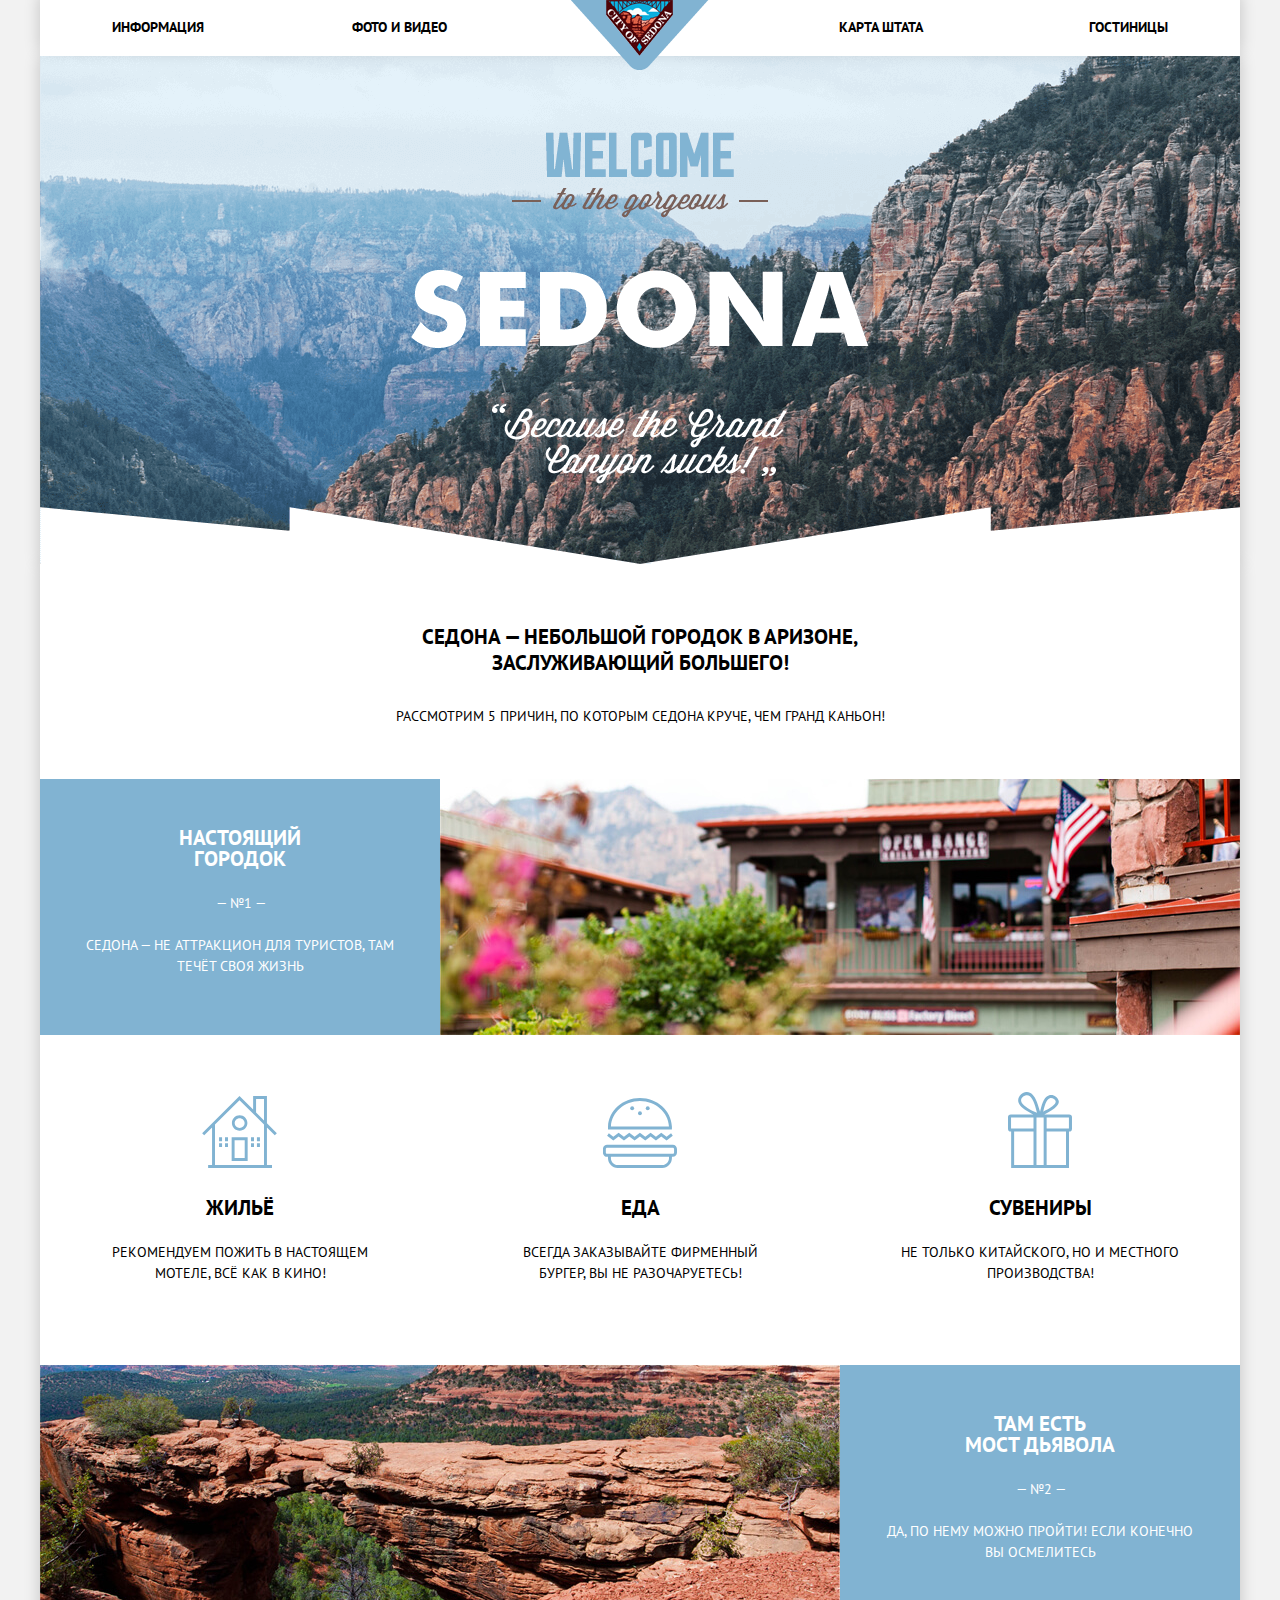
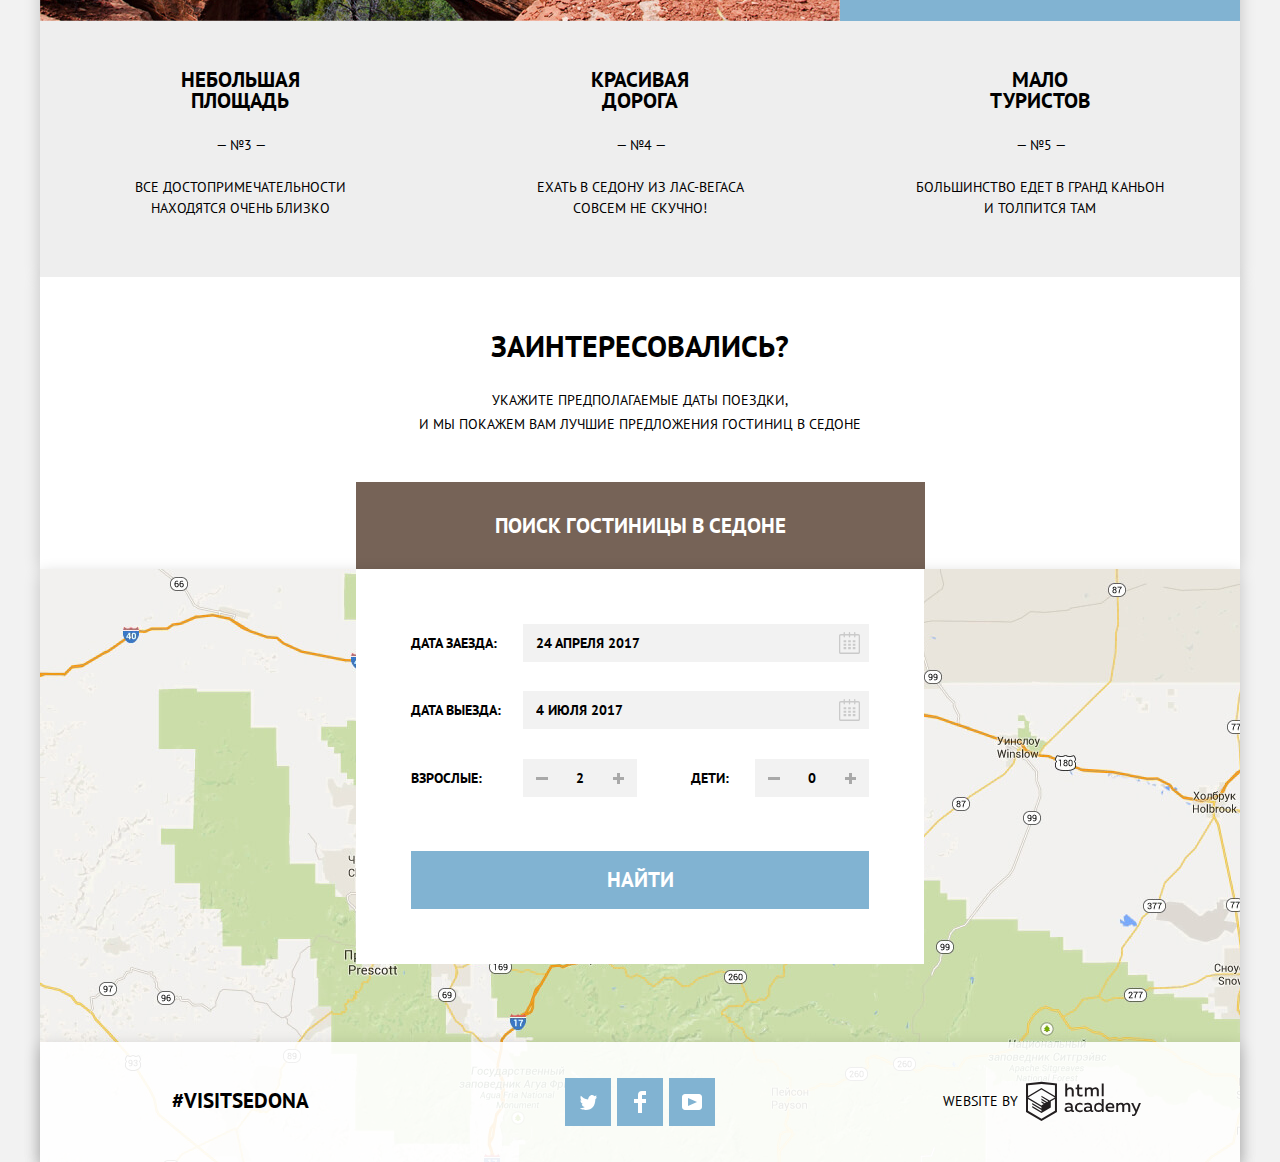
<file: index.html>
<!DOCTYPE html>
<html lang="ru">
  <head>
    <meta charset="utf-8">
    <title>Седона</title>
    <link href="https://fonts.googleapis.com/css?family=PT+Sans:400,700&amp;subset=cyrillic" rel="stylesheet">
    <link rel="stylesheet" href="css/normalize.css">
    <link rel="stylesheet" href="css/style.min.css">
  </head>
  <body>
    <header class="header">
      <div class="container">
        <nav class="nav">
          <a class="header-logo">
            <img src="img/logo.png" alt="Логотип" width="138" height="70">
          </a>
          <ul class="site-nav">
            <li class="nav-item"><a href="#">Информация</a></li>
            <li class="nav-item"><a href="#">Фото и видео</a></li>
            <li class="nav-item"><a href="#">Карта штата</a></li>
            <li class="nav-item"><a href="catalog.html">Гостиницы</a></li>
          </ul>
        </nav>
      </div>
    </header>
    <main>
      <div class="container">
        <h1 class="visually-hidden">Город Седона</h1>

        <section class="intro">
          <h2 class="visually-hidden">Интро</h2>
          <img src="img/intro.png" alt="Интро" width="1200" height="508">
        </section>

        <section class="features">
          <h2 class="visually-hidden">Преимущества</h2>
          <h3 class="features-title">Седона — небольшой городок в Аризоне, заслуживающий большего!</h3>
          <p class="features-subtitle">Рассмотрим 5 причин, по которым Седона круче, чем гранд каньон!</p>
          <ul class="features-list">
            <li class="features-item">
              <div class="features-wraper">
                <h3>Настоящий городок</h3>
                <p>Седона — не аттракцион для туристов, там течёт своя жизнь</p>
              </div>
              <img src="img/photo-1.jpg" alt="Седона - настоящий городок" width="800" height="256">
            </li>
            <li class="features-item">
              <img src="img/photo-2.jpg" alt="Мост дьявола" width="800" height="256">
              <div class="features-wraper">
                <h3>Там есть<br> Мост дьявола</h3>
                <p>Да, по нему можно пройти! Если конечно вы осмелитесь</p>
              </div>
            </li>
            <li class="features-item">
              <h3>Небольшая площадь</h3>
              <p>Все достопримечательности находятся очень близко</p>
            </li>
            <li class="features-item">
              <h3>Красивая дорога</h3>
              <p>Ехать в Седону из Лас-Вегаса совсем не скучно!</p>
            </li>
            <li class="features-item">
              <h3>Мало туристов</h3>
              <p>Большинство едет в гранд каньон и толпится там</p>
            </li>
            <li  class="features-item">
              <ul class="features-others">
                <li class="others-item">
                  <h3>Жильё</h3>
                  <p>Рекомендуем пожить в настоящем мотеле, всё как в кино!</p>
                </li>
                <li class="others-item">
                  <h3>Еда</h3>
                  <p>Всегда заказывайте фирменный бургер, вы не разочаруетесь!</p>
                </li>
                <li class="others-item">
                  <h3>Сувениры</h3>
                  <p>Не только китайского, но и местного производства!</p>
                </li>
              </ul>
            </li>
          </ul>
        </section>

        <section class="search">
          <h2 class="visually-hidden">Поиск гостиницы</h2>
          <p class="search-title">Заинтересовались?</p>
          <p class="search-subtitle">
            Укажите предполагаемые даты поездки, <br>и мы покажем вам лучшие предложения гостиниц в Седоне
          </p>
          <button class="form-btn" type="button">Поиск гостиницы в Седоне</button>
          <div class="form-wraper">
            <form class="search-form" action="https://echo.htmlacademy.ru" method="post">
              <div class="search-item">
                <label for="date-arrival">Дата заезда:</label>
                <div class="date-wraper">
                  <input id="date-arrival" type="text" name="date-arrival" placeholder="24 апреля 2017">
                  <button class="calendar-btn" type="button">
                    <span class="visually-hidden">Календарь</span>
                    <svg xmlns="http://www.w3.org/2000/svg" width="21" height="22" viewBox="0 0 21 22">
                      <path fill="#CACACA" d="M19.251 2.025h-2.845V.648c0-.381-.294-.689-.656-.689-.363 0-.656.308-.656.689v1.377h-3.938V.648c0-.381-.294-.689-.655-.689-.363 0-.657.308-.657.689v1.377H5.906V.648c0-.381-.294-.689-.656-.689-.363 0-.657.308-.657.689v1.377H1.75C.784 2.025 0 2.847 0 3.862v16.302C0 21.179.784 22 1.75 22h17.501c.966 0 1.749-.821 1.749-1.836V3.862c0-1.015-.783-1.837-1.749-1.837zm.437 18.139a.448.448 0 0 1-.437.459H1.75a.45.45 0 0 1-.438-.459V3.862a.45.45 0 0 1 .438-.459h2.844v1.378c0 .381.294.689.657.689.362 0 .656-.308.656-.689V3.403h3.938v1.378c0 .381.294.689.657.689.361 0 .655-.308.655-.689V3.403h3.938v1.378c0 .381.293.689.656.689.362 0 .656-.308.656-.689V3.403h2.845c.241 0 .437.206.437.459v16.302z"/><path d="M4.594 8.225h2.625v2.066H4.594zM4.594 11.668h2.625v2.067H4.594zM4.594 15.112h2.625v2.066H4.594zM9.188 15.112h2.625v2.066H9.188zM9.188 11.668h2.625v2.067H9.188zM9.188 8.225h2.625v2.066H9.188zM13.781 15.112h2.625v2.066h-2.625zM13.781 11.668h2.625v2.067h-2.625zM13.781 8.225h2.625v2.066h-2.625z" fill="#CACACA"/>
                    </svg>
                  </button>
                </div>
              </div>
              <div class="search-item">
                <label for="date-departure">Дата выезда:</label>
                <div class="date-wraper">
                  <input id="date-departure" type="text" name="date-departure" placeholder="4 июля 2017">
                  <button class="calendar-btn" type="button">
                    <span class="visually-hidden">Календарь</span>
                    <svg xmlns="http://www.w3.org/2000/svg" width="21" height="22" viewBox="0 0 21 22">
                      <path fill="#CACACA" d="M19.251 2.025h-2.845V.648c0-.381-.294-.689-.656-.689-.363 0-.656.308-.656.689v1.377h-3.938V.648c0-.381-.294-.689-.655-.689-.363 0-.657.308-.657.689v1.377H5.906V.648c0-.381-.294-.689-.656-.689-.363 0-.657.308-.657.689v1.377H1.75C.784 2.025 0 2.847 0 3.862v16.302C0 21.179.784 22 1.75 22h17.501c.966 0 1.749-.821 1.749-1.836V3.862c0-1.015-.783-1.837-1.749-1.837zm.437 18.139a.448.448 0 0 1-.437.459H1.75a.45.45 0 0 1-.438-.459V3.862a.45.45 0 0 1 .438-.459h2.844v1.378c0 .381.294.689.657.689.362 0 .656-.308.656-.689V3.403h3.938v1.378c0 .381.294.689.657.689.361 0 .655-.308.655-.689V3.403h3.938v1.378c0 .381.293.689.656.689.362 0 .656-.308.656-.689V3.403h2.845c.241 0 .437.206.437.459v16.302z"/><path d="M4.594 8.225h2.625v2.066H4.594zM4.594 11.668h2.625v2.067H4.594zM4.594 15.112h2.625v2.066H4.594zM9.188 15.112h2.625v2.066H9.188zM9.188 11.668h2.625v2.067H9.188zM9.188 8.225h2.625v2.066H9.188zM13.781 15.112h2.625v2.066h-2.625zM13.781 11.668h2.625v2.067h-2.625zM13.781 8.225h2.625v2.066h-2.625z" fill="#CACACA"/>
                    </svg>
                  </button>
                </div>
              </div>
              <div class="search-item-wraper">
                <div class="search-item">
                  <label for="quantity-adults">Взрослые:</label>
                  <div class="quantity-wraper">
                    <button class="quantity-btn minus" type="button"><span class="visually-hidden">Минус</span></button>
                    <input id="quantity-adults" type="text" name="quantity-adults" value="2" disabled>
                    <button class="quantity-btn plus" type="button"><span class="visually-hidden">Плюс</span><span class="plus-part"></span></button>
                  </div>
                </div>
                <div class="search-item">
                  <label for="quantity-children">Дети:</label>
                  <div class="quantity-wraper">
                    <button class="quantity-btn minus" type="button"><span class="visually-hidden">Минус</span></button>
                    <input id="quantity-children" type="text" name="quantity-children" value="0" disabled>
                    <button class="quantity-btn plus" type="button"><span class="visually-hidden">Плюс</span><span class="plus-part"></span></button>
                  </div>
                </div>
              </div>
              <button class="search-btn" type="submit">Найти</button>
            </form>
          </div>
        </section>
      </div>
    </main>
    <footer class="footer">
      <div class="container">
        <div class="map">
          <h2 class="visually-hidden">Как до нас добраться</h2>
          <iframe src="https://www.google.com/maps/embed?pb=!1m14!1m8!1m3!1d704764.9865723428!2d-111.65111505474628!3d34.859413560548326!3m2!1i1024!2i768!4f13.1!3m3!1m2!1s0x872da132f942b00d%3A0x5548c523fa6c8efd!2z0KHQtdC00L7QvdCwLCDQkNGA0LjQt9C-0L3QsCA4NjMzNiwg0KHQqNCQ!5e0!3m2!1sru!2sua!4v1530005654934" width="1200" height="593" style="border:0" allowfullscreen></iframe>
          <img src="img/map.jpg" alt="город Седона на карте" width="1200" height="593">
        </div>

        <div class="footer-main footer-wraper">
          <p class="footer-info">#visitsedona</p>
          <div class="footer-social-wraper">
            <ul class="footer-social">
              <li><a class="social-btn twitter" href="#"><span class="visually-hidden">Твиттер</span>
                <svg xmlns="http://www.w3.org/2000/svg" xmlns:xlink="http://www.w3.org/1999/xlink" width="17" height="15" viewBox="0 0 17 15">
                  <path fill="#FFF" d="M10.95.144c1.685-.496 2.984.27 3.577 1.179.673-.231 1.331-.481 2.011-.708a2.345 2.345 0 0 1-.857 1.768c.685.17 1.304-.491 1.304-.491-.169 1-1.006 1.788-1.563 2.024-.231 6.75-3.175 11.217-10.077 11.082h-.446c-.41 0-4.164-.46-4.898-1.887 2.271.196 3.893-.422 4.693-1.177-.96-.3-2.679-.477-2.979-2.95.349.106.564.228 1.19.119C1.705 8.247.374 7.53.448 5.33c.285.328 1.067.536 1.34.472C1.085 5.561-.182 2.442.894.85c1.818 1.854 3.735 3.606 7.152 3.773C8.254 2.33 9.183.793 10.95.144z"/>
                </svg>
              </a></li>
              <li><a class="social-btn facebook" href="#"><span class="visually-hidden">Фейсбук</span>
                <svg xmlns="http://www.w3.org/2000/svg" width="12" height="22" viewBox="0 0 12 22">
                  <path fill="#FFF" d="M12 4V0H8a4 4 0 0 0-4 4v4H0v4h4v10h4V12h4V8H8V4h4z"/>
                </svg>
              </a></li>
              <li><a class="social-btn youtube" href="#"><span class="visually-hidden">Ютуб</span>
                <svg xmlns="http://www.w3.org/2000/svg" xmlns:xlink="http://www.w3.org/1999/xlink" width="20" height="16" viewBox="0 0 20 16">
                  <path fill="#FFF" d="M17 0H3C1.35 0 0 1.35 0 3v10c0 1.65 1.35 3 3 3h14c1.65 0 3-1.35 3-3V3c0-1.65-1.35-3-3-3zM6.027 11.998V4.002L15.014 8l-8.987 3.998z"/>
                </svg>
              </a></li>
            </ul>
          </div>
          <div class="footer-copyright-wraper">
            <div class="footer-copyright">
              <p>Website by</p>
              <a href="https://htmlacademy.ru/intensive/htmlcss"><span class="visually-hidden">HTML Academy</span>
                <svg id="Layer_1" data-name="Layer 1" xmlns="http://www.w3.org/2000/svg" width="115" height="41" viewBox="0 0 108.08 36.85"><title>logo-htmlacademy-small1</title>
                  <path d="M44.61,26.88a2,2,0,0,0,.55-0.1v1.33a3.25,3.25,0,0,1-1.18.21,1.67,1.67,0,0,1-1.67-1,4.84,4.84,0,0,1-3.14,1.08c-1.51,0-2.91-.83-2.91-2.55,0-2.13,2-2.79,3.71-2.79a11.08,11.08,0,0,1,2.17.25v-0.3c0-1-.76-1.77-2.19-1.77a7.42,7.42,0,0,0-3,.64v-1.7a10.21,10.21,0,0,1,3.19-.55c2.36,0,3.81,1.12,3.81,3.65v3a0.54,0.54,0,0,0,.49.59h0.17Zm-6.44-1.13A1.35,1.35,0,0,0,39.63,27h0.11a3.39,3.39,0,0,0,2.41-1V24.58a9.72,9.72,0,0,0-1.81-.21c-1,0-2.16.33-2.16,1.38h0Zm12.36-6.11a5,5,0,0,1,2.57.64V22a4.08,4.08,0,0,0-2.3-.7,2.75,2.75,0,1,0,0,5.49,5,5,0,0,0,2.43-.64v1.71a6.27,6.27,0,0,1-2.76.57A4.21,4.21,0,0,1,46,24.51q0-.21,0-0.41a4.32,4.32,0,0,1,4.18-4.46h0.38Zm12.17,7.24a2,2,0,0,0,.55-0.1v1.33a3.25,3.25,0,0,1-1.18.21,1.67,1.67,0,0,1-1.67-1,4.84,4.84,0,0,1-3.14,1.08c-1.51,0-2.91-.83-2.91-2.55,0-2.13,2-2.79,3.71-2.79a11.08,11.08,0,0,1,2.17.25v-0.3c0-1-.76-1.77-2.19-1.77a7.42,7.42,0,0,0-3,.64v-1.7a10.21,10.21,0,0,1,3.19-.55c2.36,0,3.81,1.12,3.81,3.65v3a0.54,0.54,0,0,0,.49.59h0.17Zm-6.44-1.13A1.35,1.35,0,0,0,57.73,27h0.11a3.39,3.39,0,0,0,2.41-1V24.58a9.72,9.72,0,0,0-1.81-.21c-1.06,0-2.16.33-2.16,1.38h0ZM73,16V28.2H71.35V26.88a3.88,3.88,0,0,1-3.19,1.54,4.4,4.4,0,0,1,0-8.78,3.81,3.81,0,0,1,3,1.3V16H73Zm-4.53,5.22a2.76,2.76,0,1,0,0,5.52A2.86,2.86,0,0,0,71.15,25V23A2.91,2.91,0,0,0,68.49,21.27ZM79,19.64c3.31,0,4.46,2.68,3.92,5.09H76.7c0.21,1.5,1.67,2.11,3.19,2.11a6.11,6.11,0,0,0,2.64-.59v1.6a7.14,7.14,0,0,1-3,.57C77,28.42,74.78,27,74.78,24a4.18,4.18,0,0,1,4-4.39H79Zm0.09,1.54a2.28,2.28,0,0,0-2.44,2.1v0.06H81.3A2,2,0,0,0,79.13,21.18Zm5.73,7V19.87h1.65v1a3.81,3.81,0,0,1,2.78-1.27A2.86,2.86,0,0,1,91.89,21a4.12,4.12,0,0,1,2.91-1.33A3.06,3.06,0,0,1,98,23V28.2h-1.9V23.05a1.59,1.59,0,0,0-1.42-1.75H94.42a2.8,2.8,0,0,0-2.07,1.12V28.2h-1.9V23.05A1.59,1.59,0,0,0,89,21.31H88.8a3,3,0,0,0-2.21,1.29v5.63H84.86Zm21.31-8.33h1.9l-3.91,9.46c-0.9,2.17-2.09,2.86-3.35,2.86a4.76,4.76,0,0,1-1.1-.14V30.46a2.86,2.86,0,0,0,.85.12c0.9,0,1.58-.64,2.07-1.9l0.17-.42-4-8.4h2l2.86,6.29ZM38.73,1.46V6.22a3.81,3.81,0,0,1,2.7-1.14,3.25,3.25,0,0,1,3.44,3.4v5.15H43V8.72a1.81,1.81,0,0,0-1.61-2h-0.3a2.93,2.93,0,0,0-2.32,1.39v5.52h-1.9V1.46h1.9ZM49.94,2.31v3h3V6.91h-3v3.81c0,1.1.5,1.46,1.58,1.46a4.49,4.49,0,0,0,1.69-.33v1.6A6.8,6.8,0,0,1,51,13.8a2.55,2.55,0,0,1-2.86-2.74V6.89H46.58V5.26h1.5V2.74Zm5.4,11.31V5.28H57v1A3.81,3.81,0,0,1,59.77,5a2.86,2.86,0,0,1,2.6,1.33A4.12,4.12,0,0,1,65.28,5,3.06,3.06,0,0,1,68.44,8.4v5.21h-1.9V8.46a1.59,1.59,0,0,0-1.42-1.75H64.89a2.8,2.8,0,0,0-2.07,1.12v5.78h-1.9V8.46A1.59,1.59,0,0,0,59.5,6.71H59.27A3,3,0,0,0,57.06,8v5.63H55.34ZM71.17,1.45H73V13.6H71.17V1.45ZM14.71,0H14.55L0,1.54V28.21l14.55,8.66,14.55-8.66V1.54Zm12.5,27.1L14.55,34.64,1.9,27.12V16.18l12.59,7.5V25L5.86,19.9v1.31l8.68,5.21v1.39L5.87,22.65V24l8.68,5.21,8.75-5.24V18.31L27.2,16V27.12Zm0-12.53-3.48,2-1.6,1L14.51,13v1.31L21,18.23H21l-0.14.09-1,.54-5.37-3.2V17l4.24,2.52-1,.67-3.2-1.9v1.31l2.1,1.24L14.5,22.1,2,14.65,14.51,7.11Zm0-1.32L14.49,5.76,1.91,13.25v-10L14.56,1.92,27.21,3.25v10h0Z" transform="translate(0 -0.02)" fill="#231f20"/>
                </svg>
              </a>
            </div>
          </div>
        </div>
      </div>
    </footer>
    <script src="js/script.min.js"></script>
  </body>
</html>
</file>
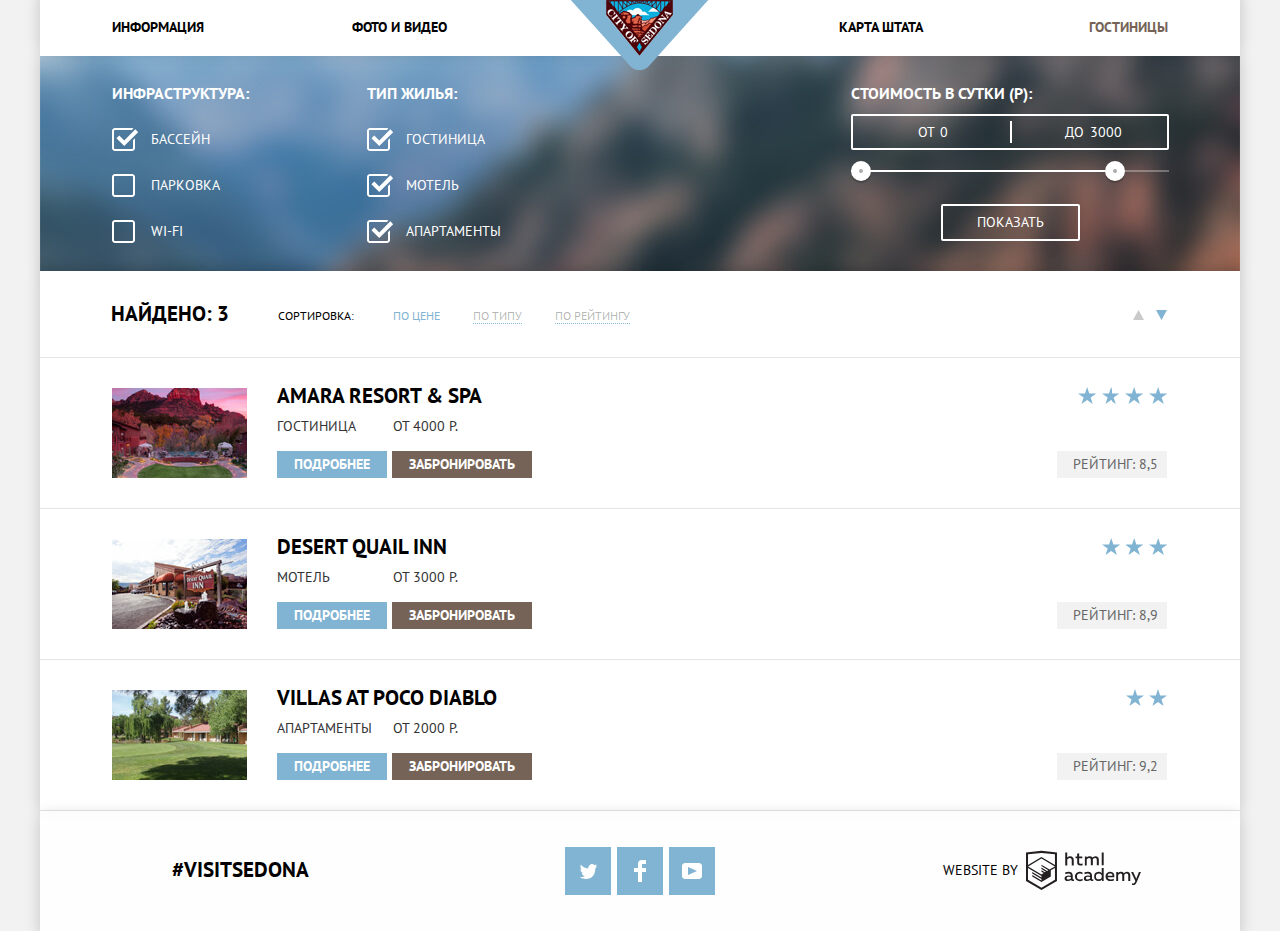
<file: catalog.html>
<!DOCTYPE html>
<html lang="ru">
  <head>
    <meta charset="utf-8">
    <title>Гостиницы - Седона</title>
    <link href="https://fonts.googleapis.com/css?family=PT+Sans:400,700&amp;subset=cyrillic" rel="stylesheet">
    <link rel="stylesheet" href="css/normalize.css">
    <link rel="stylesheet" href="css/style.min.css">
  </head>
  <body>
    <header class="header">
      <div class="container">
        <nav class="nav">
          <a class="header-logo" href="index.html">
            <img src="img/logo.png" alt="Логотип" width="138" height="70">
          </a>
          <ul class="site-nav">
            <li class="nav-item"><a href="#">Информация</a></li>
            <li class="nav-item"><a href="#">Фото и видео</a></li>
            <li class="nav-item"><a href="#">Карта штата</a></li>
            <li class="nav-item nav-item-current"><a href="#">Гостиницы</a></li>
          </ul>
        </nav>
      </div>
    </header>
    <main>
      <div class="container">
        <h1 class="visually-hidden">Каталог гостиниц</h1>

        <section class="filters">
          <h2 class="visually-hidden">Фильтр жилья</h2>
          <form class="filters-list" action="https://echo.htmlacademy.ru" method="post">
            <div class="filter-list-wraper">
              <fieldset>
                <legend>Инфраструктура:</legend>
                <ul class="filter-items">
                  <li class="filter-item">
                    <label class="filter-checkbox">
                      <input type="checkbox" name="infrastructure" checked>
                      <span class="checkbox-indicator"></span>
                      Бассейн
                    </label>
                  </li>
                  <li class="filter-item">
                    <label class="filter-checkbox">
                      <input type="checkbox" name="infrastructure">
                      <span class="checkbox-indicator"></span>
                      Парковка
                    </label>
                  </li>
                  <li class="filter-item">
                    <label class="filter-checkbox">
                      <input type="checkbox" name="infrastructure">
                      <span class="checkbox-indicator"></span>
                      Wi-Fi
                    </label>
                  </li>
                </ul>
              </fieldset>
              <fieldset>
                <legend>Тип жилья:</legend>
                <ul class="filter-items">
                  <li class="filter-item">
                    <label class="filter-checkbox">
                      <input type="checkbox" name="hotel" checked>
                      <span class="checkbox-indicator"></span>
                      Гостиница
                    </label>
                  </li>
                  <li class="filter-item">
                    <label class="filter-checkbox">
                      <input type="checkbox" name="hotel" checked>
                      <span class="checkbox-indicator"></span>
                      Мотель
                    </label>
                  </li>
                  <li class="filter-item">
                    <label class="filter-checkbox">
                      <input type="checkbox" name="hotel" checked>
                      <span class="checkbox-indicator"></span>
                      Апартаменты
                    </label>
                  </li>
                </ul>
              </fieldset>
            </div>
            <fieldset class="filter-range">
              <legend>Стоимость в сутки (р):</legend>
              <div class="price-controls">
                <label class="min-price" for="min-price">от <input id="min-price" type="text" name="min-price" value="0"></label>
                <label class="max-price" for="max-price">до <input id="max-price" type="text" name="max-price" value="3000"></label>
              </div>
              <div class="range-controls">
                <div class="scale">
                  <div class="bar"></div>
                </div>
                <div class="range-toggle range-toggle-min"></div>
                <div class="range-toggle range-toggle-max"></div>
              </div>
              <button class="filters-btn" type="submit">Показать</button>
            </fieldset>
          </form>
        </section>

        <section class="catalog">
          <h2 class="visually-hidden">Список жилья</h2>
          <div class="catalog-sorting">
            <h3>Найдено: 3</h3>
            <div class="sorting-options">
              <p>Сортировка:</p>
              <div class="sorting-list-wraper">
                <ul class="sorting-list">
                  <li><a class="sorting-btn sorting-btn-active"
                     href="#">По цене</a></li>
                  <li><a class="sorting-btn" href="#">По типу</a></li>
                  <li><a class="sorting-btn" href="#">По рейтингу</a></li>
                </ul>
                <ul class="sorting-list">
                  <li>
                    <a class="sorting-btn" href="#">
                      <span class="visually-hidden">По возростанию</span>
                      <svg xmlns="http://www.w3.org/2000/svg" width="11" height="10" viewBox="0 0 11 10"><path fill="#CACACA" d="M5.5 0L0 10h11z"/></svg>
                    </a>
                  </li>
                  <li>
                    <a class="sorting-btn sorting-btn-active" href="#">
                      <span class="visually-hidden">По убыванию</span>
                      <svg xmlns="http://www.w3.org/2000/svg" width="11" height="10" viewBox="0 0 11 10"><path fill="#CACACA" d="M5.5 10L0 0h11"/></svg>
                    </a>
                  </li>
                </ul>
              </div>
            </div>
          </div>
          <ul class="catalog-list">
            <li class="catalog-item">
              <a class="item-pic" href="#">
                <img src="img/hotel-1.jpg" alt="Amara Resort &#38; Spa" width="135" height="90">
              </a>
              <div class="catalog-item-wraper">
                <div class="item-wraper">
                  <a class="item-title" href="#">
                    <h3>Amara Resort &#38; Spa</h3>
                  </a>
                  <p class="item-stars four-stars"><span class="visually-hidden">4 звезды</span></p>
                </div>
                <div class="item-info">
                  <p>Гостиница</p>
                  <p>От 4000 Р.</p>
                </div>
                <div class="item-wraper">
                  <div class="catalog-btns">
                    <a class="catalog-btn" href="#">Подробнее</a>
                    <a class="catalog-btn" href="#">Забронировать</a>
                  </div>
                  <p class="item-rating">Рейтинг: 8,5</p>
                </div>
              </div>
            </li>
            <li class="catalog-item">
              <a class="item-pic" href="#">
                <img src="img/hotel-2.jpg" alt="Desert Quail Inn" width="135" height="90">
              </a>
              <div class="catalog-item-wraper">
                <div class="item-wraper">
                  <a class="item-title" href="#">
                    <h3>Desert Quail Inn</h3>
                  </a>
                  <p class="item-stars three-stars"><span class="visually-hidden">3 звезды</span></p>
                </div>
                <div class="item-info">
                  <p>Мотель</p>
                  <p>От 3000 Р.</p>
                </div>
                <div class="item-wraper">
                  <div class="catalog-btns">
                    <a class="catalog-btn" href="#">Подробнее</a>
                    <a class="catalog-btn" href="#">Забронировать</a>
                  </div>
                  <p class="item-rating">Рейтинг: 8,9</p>
                </div>
              </div>
            </li>
            <li class="catalog-item">
              <a class="item-pic" href="#">
                <img src="img/hotel-3.jpg" alt="Villas at Poco Diablo" width="135" height="90">
              </a>
              <div class="catalog-item-wraper">
                <div class="item-wraper">
                  <a class="item-title" href="#">
                    <h3>Villas at Poco Diablo</h3>
                  </a>
                  <p class="item-stars two-stars"><span class="visually-hidden">2 звезды</span></p>
                </div>
                <div class="item-info">
                  <p>Апартаменты</p>
                  <p>От 2000 Р.</p>
                </div>
                <div class="item-wraper">
                  <div class="catalog-btns">
                    <a class="catalog-btn" href="#">Подробнее</a>
                    <a class="catalog-btn" href="#">Забронировать</a>
                  </div>
                  <p class="item-rating">Рейтинг: 9,2</p>
                </div>
              </div>
            </li>
          </ul>
        </section>
      </div>
    </main>
    <footer class="footer">
      <div class="container">
        <div class="footer-wraper">
          <p class="footer-info">#visitsedona</p>
          <div class="footer-social-wraper">
            <ul class="footer-social">
              <li><a class="social-btn twitter" href="#"><span class="visually-hidden">Твиттер</span>
                <svg xmlns="http://www.w3.org/2000/svg" xmlns:xlink="http://www.w3.org/1999/xlink" width="17" height="15" viewBox="0 0 17 15">
                  <path fill="#FFF" d="M10.95.144c1.685-.496 2.984.27 3.577 1.179.673-.231 1.331-.481 2.011-.708a2.345 2.345 0 0 1-.857 1.768c.685.17 1.304-.491 1.304-.491-.169 1-1.006 1.788-1.563 2.024-.231 6.75-3.175 11.217-10.077 11.082h-.446c-.41 0-4.164-.46-4.898-1.887 2.271.196 3.893-.422 4.693-1.177-.96-.3-2.679-.477-2.979-2.95.349.106.564.228 1.19.119C1.705 8.247.374 7.53.448 5.33c.285.328 1.067.536 1.34.472C1.085 5.561-.182 2.442.894.85c1.818 1.854 3.735 3.606 7.152 3.773C8.254 2.33 9.183.793 10.95.144z"/>
                </svg>
              </a></li>
              <li><a class="social-btn facebook" href="#"><span class="visually-hidden">Фейсбук</span>
                <svg xmlns="http://www.w3.org/2000/svg" width="12" height="22" viewBox="0 0 12 22">
                  <path fill="#FFF" d="M12 4V0H8a4 4 0 0 0-4 4v4H0v4h4v10h4V12h4V8H8V4h4z"/>
                </svg>
              </a></li>
              <li><a class="social-btn youtube" href="#"><span class="visually-hidden">Ютуб</span>
                <svg xmlns="http://www.w3.org/2000/svg" xmlns:xlink="http://www.w3.org/1999/xlink" width="20" height="16" viewBox="0 0 20 16">
                  <path fill="#FFF" d="M17 0H3C1.35 0 0 1.35 0 3v10c0 1.65 1.35 3 3 3h14c1.65 0 3-1.35 3-3V3c0-1.65-1.35-3-3-3zM6.027 11.998V4.002L15.014 8l-8.987 3.998z"/>
                </svg>
              </a></li>
            </ul>
          </div>
          <div class="footer-copyright-wraper">
            <div class="footer-copyright">
              <p>Website by</p>
              <a href="https://htmlacademy.ru/intensive/htmlcss"><span class="visually-hidden">HTML Academy</span>
                <svg id="Layer_1" data-name="Layer 1" xmlns="http://www.w3.org/2000/svg" width="115" height="41" viewBox="0 0 108.08 36.85"><title>logo-htmlacademy-small1</title>
                  <path d="M44.61,26.88a2,2,0,0,0,.55-0.1v1.33a3.25,3.25,0,0,1-1.18.21,1.67,1.67,0,0,1-1.67-1,4.84,4.84,0,0,1-3.14,1.08c-1.51,0-2.91-.83-2.91-2.55,0-2.13,2-2.79,3.71-2.79a11.08,11.08,0,0,1,2.17.25v-0.3c0-1-.76-1.77-2.19-1.77a7.42,7.42,0,0,0-3,.64v-1.7a10.21,10.21,0,0,1,3.19-.55c2.36,0,3.81,1.12,3.81,3.65v3a0.54,0.54,0,0,0,.49.59h0.17Zm-6.44-1.13A1.35,1.35,0,0,0,39.63,27h0.11a3.39,3.39,0,0,0,2.41-1V24.58a9.72,9.72,0,0,0-1.81-.21c-1,0-2.16.33-2.16,1.38h0Zm12.36-6.11a5,5,0,0,1,2.57.64V22a4.08,4.08,0,0,0-2.3-.7,2.75,2.75,0,1,0,0,5.49,5,5,0,0,0,2.43-.64v1.71a6.27,6.27,0,0,1-2.76.57A4.21,4.21,0,0,1,46,24.51q0-.21,0-0.41a4.32,4.32,0,0,1,4.18-4.46h0.38Zm12.17,7.24a2,2,0,0,0,.55-0.1v1.33a3.25,3.25,0,0,1-1.18.21,1.67,1.67,0,0,1-1.67-1,4.84,4.84,0,0,1-3.14,1.08c-1.51,0-2.91-.83-2.91-2.55,0-2.13,2-2.79,3.71-2.79a11.08,11.08,0,0,1,2.17.25v-0.3c0-1-.76-1.77-2.19-1.77a7.42,7.42,0,0,0-3,.64v-1.7a10.21,10.21,0,0,1,3.19-.55c2.36,0,3.81,1.12,3.81,3.65v3a0.54,0.54,0,0,0,.49.59h0.17Zm-6.44-1.13A1.35,1.35,0,0,0,57.73,27h0.11a3.39,3.39,0,0,0,2.41-1V24.58a9.72,9.72,0,0,0-1.81-.21c-1.06,0-2.16.33-2.16,1.38h0ZM73,16V28.2H71.35V26.88a3.88,3.88,0,0,1-3.19,1.54,4.4,4.4,0,0,1,0-8.78,3.81,3.81,0,0,1,3,1.3V16H73Zm-4.53,5.22a2.76,2.76,0,1,0,0,5.52A2.86,2.86,0,0,0,71.15,25V23A2.91,2.91,0,0,0,68.49,21.27ZM79,19.64c3.31,0,4.46,2.68,3.92,5.09H76.7c0.21,1.5,1.67,2.11,3.19,2.11a6.11,6.11,0,0,0,2.64-.59v1.6a7.14,7.14,0,0,1-3,.57C77,28.42,74.78,27,74.78,24a4.18,4.18,0,0,1,4-4.39H79Zm0.09,1.54a2.28,2.28,0,0,0-2.44,2.1v0.06H81.3A2,2,0,0,0,79.13,21.18Zm5.73,7V19.87h1.65v1a3.81,3.81,0,0,1,2.78-1.27A2.86,2.86,0,0,1,91.89,21a4.12,4.12,0,0,1,2.91-1.33A3.06,3.06,0,0,1,98,23V28.2h-1.9V23.05a1.59,1.59,0,0,0-1.42-1.75H94.42a2.8,2.8,0,0,0-2.07,1.12V28.2h-1.9V23.05A1.59,1.59,0,0,0,89,21.31H88.8a3,3,0,0,0-2.21,1.29v5.63H84.86Zm21.31-8.33h1.9l-3.91,9.46c-0.9,2.17-2.09,2.86-3.35,2.86a4.76,4.76,0,0,1-1.1-.14V30.46a2.86,2.86,0,0,0,.85.12c0.9,0,1.58-.64,2.07-1.9l0.17-.42-4-8.4h2l2.86,6.29ZM38.73,1.46V6.22a3.81,3.81,0,0,1,2.7-1.14,3.25,3.25,0,0,1,3.44,3.4v5.15H43V8.72a1.81,1.81,0,0,0-1.61-2h-0.3a2.93,2.93,0,0,0-2.32,1.39v5.52h-1.9V1.46h1.9ZM49.94,2.31v3h3V6.91h-3v3.81c0,1.1.5,1.46,1.58,1.46a4.49,4.49,0,0,0,1.69-.33v1.6A6.8,6.8,0,0,1,51,13.8a2.55,2.55,0,0,1-2.86-2.74V6.89H46.58V5.26h1.5V2.74Zm5.4,11.31V5.28H57v1A3.81,3.81,0,0,1,59.77,5a2.86,2.86,0,0,1,2.6,1.33A4.12,4.12,0,0,1,65.28,5,3.06,3.06,0,0,1,68.44,8.4v5.21h-1.9V8.46a1.59,1.59,0,0,0-1.42-1.75H64.89a2.8,2.8,0,0,0-2.07,1.12v5.78h-1.9V8.46A1.59,1.59,0,0,0,59.5,6.71H59.27A3,3,0,0,0,57.06,8v5.63H55.34ZM71.17,1.45H73V13.6H71.17V1.45ZM14.71,0H14.55L0,1.54V28.21l14.55,8.66,14.55-8.66V1.54Zm12.5,27.1L14.55,34.64,1.9,27.12V16.18l12.59,7.5V25L5.86,19.9v1.31l8.68,5.21v1.39L5.87,22.65V24l8.68,5.21,8.75-5.24V18.31L27.2,16V27.12Zm0-12.53-3.48,2-1.6,1L14.51,13v1.31L21,18.23H21l-0.14.09-1,.54-5.37-3.2V17l4.24,2.52-1,.67-3.2-1.9v1.31l2.1,1.24L14.5,22.1,2,14.65,14.51,7.11Zm0-1.32L14.49,5.76,1.91,13.25v-10L14.56,1.92,27.21,3.25v10h0Z" transform="translate(0 -0.02)" fill="#231f20"/>
                </svg>
              </a>
            </div>
          </div>
        </div>
      </div>
    </footer>
  </body>
</html>
</file>
<file: css/style.min.css>
@-webkit-keyframes open{0%{opacity:0;-webkit-transform-origin:top;transform-origin:top}to{opacity:1;-webkit-transform-origin:bottom;transform-origin:bottom}}@keyframes open{0%{opacity:0;-webkit-transform-origin:top;transform-origin:top}to{opacity:1;-webkit-transform-origin:bottom;transform-origin:bottom}}@-webkit-keyframes shake{0%,to{-webkit-transform:translateX(0);transform:translateX(0)}10%,30%,50%,70%,90%{-webkit-transform:translateX(-10px);transform:translateX(-10px)}20%,40%,60%,80%{-webkit-transform:translateX(10px);transform:translateX(10px)}}@keyframes shake{0%,to{-webkit-transform:translateX(0);transform:translateX(0)}10%,30%,50%,70%,90%{-webkit-transform:translateX(-10px);transform:translateX(-10px)}20%,40%,60%,80%{-webkit-transform:translateX(10px);transform:translateX(10px)}}body{margin:0;padding:0;font-family:"PT Sans",Arial,sans-serif;font-size:14px;line-height:26px;font-weight:400;color:#000;text-transform:uppercase;background-color:#f2f2f2}a{text-decoration:none}img{max-width:100%;height:auto}.visually-hidden:not(:focus):not(:active),input[type=checkbox].visually-hidden,input[type=radio].visually-hidden{position:absolute;width:1px;height:1px;margin:-1px;border:0;padding:0;white-space:nowrap;-webkit-clip-path:inset(100%);clip-path:inset(100%);clip:rect(0 0 0 0);overflow:hidden}.container{margin:0 auto;width:1200px}.nav{position:relative;background-color:#fff;-webkit-box-shadow:0 -5px 15px 0 rgba(0,1,1,.2);box-shadow:0 -5px 15px 0 rgba(0,1,1,.2)}.header-logo{position:absolute;left:calc(50% - 69px);width:138px;height:70px}.site-nav{margin:0 auto;padding:0;display:-webkit-box;display:-ms-flexbox;display:flex;-ms-flex-wrap:wrap;flex-wrap:wrap;width:calc(100% - 72px*2);list-style:none}.site-nav a{display:block;padding:0;font-weight:700;color:#000}.nav-item{width:20%;margin-top:14px;margin-bottom:16px}.nav-item:nth-child(1){margin-right:29px}.nav-item:nth-child(2){margin-right:148px}.nav-item:nth-child(3){margin-right:34px}.nav-item:nth-child(1) a,.nav-item:nth-child(2) a{text-align:left}.nav-item:nth-child(3) a,.nav-item:nth-child(4) a{text-align:right}.site-nav a:focus,.site-nav a:hover{color:#81b3d2}.site-nav a:active{color:rgba(0,0,0,.3)}.nav-item-current a{color:#766357}.intro,.map{line-height:0}.catalog,.features,.filters,.footer-main,.intro,.map,.search{margin:0 auto;width:1200px}.features,.search{text-align:center;background-color:#fff;border-top:1px solid #fff;counter-reset:list}.features h3{margin:48px auto 66px;padding:0;width:156px;font-size:21px;font-weight:700}.features .features-title{margin-top:59px;margin-bottom:27px;width:450px}.features .features-subtitle{margin-bottom:50px;padding:0}.features-list,.features-others{margin:0;padding:0;display:-webkit-box;display:-ms-flexbox;display:flex;-ms-flex-wrap:wrap;flex-wrap:wrap;list-style:none}.features-list p{margin:0 auto 58px;padding:0;width:308px}.features-item:nth-child(3) p,.features-item:nth-child(4) p{width:262px}.features-item:nth-child(5) p{width:250px}.features-item,.others-item{position:relative;width:calc(100%/3);-webkit-box-ordinal-group:4;-ms-flex-order:3;order:3;line-height:21px}.features-item{background-color:#eee}.features-item:nth-child(1),.features-item:nth-child(2){width:100%;display:-webkit-box;display:-ms-flexbox;display:flex;-ms-flex-wrap:wrap;flex-wrap:wrap;color:#fff;background-color:#81b3d2}.features-item:nth-child(1){-webkit-box-ordinal-group:2;-ms-flex-order:1;order:1}.features-item:last-child{width:100%;-webkit-box-ordinal-group:3;-ms-flex-order:2;order:2;background-color:#fff}.features-wraper{position:relative;width:calc(100%/3)}.features-item:not(:last-child) h3::after{counter-increment:list;content:"— №" counter(list) " —";position:absolute;top:114px;right:174px;font-size:14px;line-height:21px;font-weight:400}.others-item h3{position:relative;margin-top:162px;margin-bottom:24px}.others-item p{width:285px;margin-bottom:81px}.others-item h3::before{content:"";position:absolute;bottom:50px;right:41px;background-repeat:no-repeat}.others-item:nth-child(1) h3::before{width:75px;height:72px;background-image:url(../img/icon-1.svg)}.others-item:nth-child(2) h3::before{width:74px;height:70px;background-image:url(../img/icon-2.svg)}.others-item:nth-child(3) h3::before{right:46px;width:64px;height:76px;background-image:url(../img/icon-3.svg)}.search-title{margin:50px 0 24px;padding:0;font-size:30px;line-height:36px;font-weight:700}.search-subtitle{margin:0 0 46px;padding:0;line-height:24px}.form-btn{margin:0 auto;padding:32px 139px 31px;display:block;font-size:21px;font-weight:700;color:#fff;text-transform:uppercase;background-color:#766357;border:0;cursor:pointer}.form-btn:focus,.form-btn:hover{background-color:#604e43}.form-btn:active{color:rgba(255,255,255,.3);background-color:#503e33}.form-wraper{position:relative;z-index:3}.search-form{position:absolute;right:calc(50% - 284px);width:568px;display:-webkit-box;display:-ms-flexbox;display:flex;-ms-flex-wrap:wrap;flex-wrap:wrap;background-color:#fff;-webkit-animation:open .6s ease-in-out;animation:open .6s ease-in-out}.search-form-close{display:none}.search-form-error{-webkit-animation:shake .6s;animation:shake .6s}.search-item,.search-item-wraper{position:relative;margin:0 auto 29px;width:458px;display:-webkit-box;display:-ms-flexbox;display:flex;-ms-flex-wrap:wrap;flex-wrap:wrap;-webkit-box-pack:justify;-ms-flex-pack:justify;justify-content:space-between;-webkit-box-align:center;-ms-flex-align:center;align-items:center;font-weight:700;text-align:justify}.search-item:nth-child(1){margin-top:55px}.search-item-wraper{margin-bottom:54px}.search-item-wraper .search-item{margin:1px 0 0}.search-item-wraper .search-item:first-child{width:226px}.search-item-wraper .search-item:last-child{width:178px}.search-item input[type=text]{padding:10px 33px;-webkit-box-sizing:border-box;box-sizing:border-box;width:346px;font:inherit;line-height:normal;text-transform:uppercase;color:#000;background-color:#f2f2f2;border:0}.date-wraper input[type=text]{padding-left:13px}.date-wraper,.quantity-wraper{position:relative}.quantity-wraper input[type=text]{width:114px;text-align:center}.search-item input[type=text]::-webkit-input-placeholder{color:#000}.search-item input[type=text]:-ms-input-placeholder,.search-item input[type=text]::-ms-input-placeholder{color:#000}.search-item input[type=text]::placeholder{color:#000}.search-item input:hover{background-color:#ebebeb}.search-item input:focus{background-color:transparent;outline:2px solid #e5e5e5}.calendar-btn{height:22px;background-color:transparent}.calendar-btn,.quantity-btn{position:absolute;padding:0;width:21px;border:0;cursor:pointer}.calendar-btn{top:8px;right:9px}.calendar-btn::before,.quantity-btn::before{content:"";position:absolute;width:38px;height:39px;background-color:transparent}.calendar-btn::before{bottom:-8px;right:-9px}.quantity-btn::before{bottom:-18px;right:-13px}.calendar-btn:focus,.quantity-btn:focus{outline:0}.calendar-btn:focus path,.calendar-btn:hover path{fill:#000}.calendar-btn:active path{fill:#81b3d2}.quantity-btn{top:18px;height:3px;background-color:#a9a9a9}.quantity-btn.minus{left:13px;width:12px}.quantity-btn.plus{left:90px;width:11px}.plus-part{position:absolute;top:-4px;left:4px;width:3px;height:11px;background-color:inherit}.quantity-btn:focus,.quantity-btn:hover{background-color:#000}.quantity-btn:active,.search-btn{background-color:#81b3d2}.search-btn{margin:0 auto 55px;padding:16px 0;width:458px;display:block;font-size:21px;line-height:26px;font-weight:700;color:#fff;text-transform:uppercase;border:0;cursor:pointer}.search-btn:focus,.search-btn:hover{background-color:#669ec0}.search-btn:active{color:rgba(255,255,255,.3);background-color:#5496bd}.map,.map iframe{position:relative}.map img{position:absolute;top:0;left:0;z-index:1}.map iframe{z-index:2}.filters{line-height:21px;color:#fff;background:#7a9dbf url(../img/filter-background.jpg) no-repeat center top}.filters-list{margin-left:72px;margin-right:71px;width:auto;-webkit-box-pack:justify;-ms-flex-pack:justify;justify-content:space-between}.filters-list fieldset{margin:27px 0 0;padding:0;width:255px;border:0}.filter-list-wraper,.filters-list{display:-webkit-box;display:-ms-flexbox;display:flex;-ms-flex-wrap:wrap;flex-wrap:wrap}.filters-list legend{margin-bottom:24px;font-size:16px;font-weight:700}.filter-items{margin:0;padding-left:0;list-style:none}.filter-item{position:relative;margin-bottom:24px}.filter-item:last-child{margin-bottom:29px}.filter-checkbox{position:relative;padding-left:39px;vertical-align:middle;cursor:pointer}.filter-checkbox input[type=checkbox]{position:absolute;z-index:-1;opacity:0}.filter-checkbox input[type=checkbox]+.checkbox-indicator{position:absolute;top:-2px;left:0;width:27px;height:23px;background:url(../img/checkbox-on.svg),url(../img/checkbox-off.svg);background-repeat:no-repeat,no-repeat;background-position:0 -27px,0 0}.filter-checkbox input[type=checkbox]:checked+.checkbox-indicator{background-position:0 0,-27px 0}.filter-checkbox input[type=checkbox]:focus+.checkbox-indicator{outline:2px dotted #fff}.filter-checkbox input[type=checkbox]:checked:disabled+.checkbox-indicator,.filter-checkbox input[type=checkbox]:disabled+.checkbox-indicator{opacity:.3}.filter-list-wraper+.filter-range{width:318px}.filter-range legend{margin-bottom:10px}.price-controls{margin-bottom:20px;height:32px;font-size:0;border:2px solid #fff;border-radius:2px}.price-controls::before{content:"";position:absolute;top:5px;left:50%;width:2px;height:22px;background:#fff}.price-controls label{padding-top:5px;padding-left:65px;width:90px;display:inline-block;font-size:14px;line-height:21px;vertical-align:top;cursor:pointer}.filter-range .max-price{padding-left:57px}.price-controls input{margin:0;width:50px;color:inherit;font:inherit;background:0 0;border:0}.price-controls,.range-controls{position:relative}.range-controls .scale{height:2px;background:rgba(255,255,255,.3)}.range-controls .bar{width:80%;height:2px;background:#fff}.range-toggle{position:absolute;top:-9px;width:4px;height:4px;background:#ababab;border:8px solid #fff;border-radius:50%;-webkit-box-shadow:0 2px 1px 0 rgba(0,1,1,.2);box-shadow:0 2px 1px 0 rgba(0,1,1,.2);cursor:pointer}.range-toggle-min{left:0}.range-toggle-max{left:80%}.range-toggle:focus,.range-toggle:hover{background:#1c4f80}.filters-btn{margin:32px auto 0;padding:6px 34px;display:block;font:inherit;line-height:21px;color:#fff;text-transform:uppercase;background-color:transparent;border:2px solid #fff;border-radius:2px;cursor:pointer}.filters-btn:focus,.filters-btn:hover{color:#000;background-color:#fff}.catalog{background-color:#fff}.catalog-sorting{margin:0 67px 0 71px;display:-webkit-box;display:-ms-flexbox;display:flex;-ms-flex-wrap:wrap;flex-wrap:wrap}.catalog-sorting h3{margin:30px 49px 30px 0;font-size:21px;font-weight:700}.sorting-options{margin-top:25px;-webkit-box-flex:1;-ms-flex-positive:1;flex-grow:1;font-size:12px;line-height:15px}.sorting-options p{margin-right:39px}.sorting-list,.sorting-list-wraper,.sorting-options{display:-webkit-box;display:-ms-flexbox;display:flex;-ms-flex-wrap:wrap;flex-wrap:wrap}.sorting-list-wraper{-webkit-box-pack:justify;-ms-flex-pack:justify;justify-content:space-between;-webkit-box-flex:1;-ms-flex-positive:1;flex-grow:1}.sorting-list{padding:0;list-style:none}.sorting-list li{margin-right:33px}.sorting-list li:last-child,.sorting-list:nth-of-type(2) li{margin-right:0}.sorting-list a{display:block;color:rgba(0,0,0,.3);border-bottom:1px dotted #81b3d2;cursor:pointer}.sorting-list a:focus,.sorting-list a:hover{color:#81b3d2}.sorting-list a:focus{outline:1px dotted #81b3d2}.sorting-list a:active{color:#000;border:0}.sorting-list .sorting-btn-active{color:#81b3d2;border:0}.sorting-list:nth-of-type(2){margin-top:6px;padding:0}.sorting-list:nth-of-type(2) a{padding:6px;display:block;border:0}.sorting-btn path:focus,.sorting-btn path:hover{fill:#000}.sorting-btn path:active,.sorting-btn-active path{fill:#81b3d2}.catalog-list{margin:0;padding:0;list-style:none}.catalog-item{position:relative;padding:25px 73px 30px 72px;display:-webkit-box;display:-ms-flexbox;display:flex;-ms-flex-wrap:nowrap;flex-wrap:nowrap;line-height:21px;border-top:1px solid #e5e5e5}.catalog-item:last-child{border-bottom:1px solid #e5e5e5}.item-pic{margin-top:5px;margin-right:30px;width:135px;height:90px;flex-shrink:0}.catalog-item-wraper{-webkit-box-flex:1;-ms-flex-positive:1;flex-grow:1}.item-wraper{display:-webkit-box;display:-ms-flexbox;display:flex;-ms-flex-wrap:wrap;flex-wrap:wrap;-webkit-box-pack:justify;-ms-flex-pack:justify;justify-content:space-between}.item-title{margin:0 0 7px;width:70%;display:block;color:#000}.item-title h3{margin:0;font-size:21px;line-height:26px;font-weight:700}.item-title:focus,.item-title:hover{color:#81b3d2}.item-title:active{color:rgba(0,0,0,.3)}.item-stars{margin:4px 0 0;width:18px;height:17px;background-image:url(../img/star.svg);background-repeat:space}.item-stars.two-stars{width:41px}.item-stars.three-stars{width:65px}.item-stars.four-stars{width:89px}.item-rating{margin:0;padding-top:3px;padding-left:16px;width:94px;color:#666;background-color:#f2f2f2}.item-info{margin-bottom:14px;color:#333}.item-info p{margin:0;padding:0;width:116px}.catalog-btns,.item-info{display:-webkit-box;display:-ms-flexbox;display:flex;-ms-flex-wrap:wrap;flex-wrap:wrap}.catalog-btn{margin:0;padding:3px 17px;font-weight:700;color:#fff}.catalog-btn:first-child{margin-right:5px;background-color:#81b3d2}.catalog-btn:first-child:focus,.catalog-btn:first-child:hover{background-color:#669ec0}.catalog-btn:first-child:active{color:rgba(255,255,255,.3);background-color:#5496bd}.catalog-btn:last-child{background-color:#766357}.catalog-btn:last-child:focus,.catalog-btn:last-child:hover{background-color:#604e43}.catalog-btn:last-child:focus:active{color:rgba(255,255,255,.3);background-color:#503e33}.footer{position:relative}.footer-main{position:absolute;bottom:0;z-index:3}.footer-wraper{display:-webkit-box;display:-ms-flexbox;display:flex;-webkit-box-pack:center;-ms-flex-pack:center;justify-content:center;-webkit-box-align:center;-ms-flex-align:center;align-items:center;background-color:rgba(255,255,255,.9)}.footer-copyright-wraper,.footer-info,.footer-social-wraper{width:calc(100%/3)}.footer-info{margin-top:0;margin-bottom:3px;padding:0;font-size:21px;font-weight:700;text-align:center}.footer-copyright{margin:0 auto}.footer-social{margin:0;padding:0;display:-webkit-box;display:-ms-flexbox;display:flex;-ms-flex-wrap:wrap;flex-wrap:wrap;-webkit-box-pack:center;-ms-flex-pack:center;justify-content:center;line-height:0;list-style:none}.social-btn{margin:36px 3px;display:block;background-color:#81b3d2}.social-btn.twitter{padding:17px 14px 16px 15px}.social-btn.facebook{padding:13px 17px}.social-btn.youtube{padding:16px 13px}.social-btn:focus,.social-btn:hover{background-color:#669ec0}.social-btn:active{background-color:#5496bd}.social-btn:active path{opacity:.3}.footer-copyright{display:-webkit-box;display:-ms-flexbox;display:flex;-ms-flex-wrap:nowrap;flex-wrap:nowrap;-webkit-box-pack:center;-ms-flex-pack:center;justify-content:center}.footer-copyright p{margin-bottom:17px;margin-left:3px;margin-right:8px}.footer-copyright a{margin-top:7px}.footer-copyright:focus path,.footer-copyright:hover path{fill:#81b3d2}.footer-copyright:active path{fill:#bdbbbc}.catalog,.features,.filters,.intro,.search{-webkit-box-shadow:0 0 15px 0 rgba(0,1,1,.2);box-shadow:0 0 15px 0 rgba(0,1,1,.2)}.footer-wraper,.map{-webkit-box-shadow:0 5px 15px 0 rgba(0,1,1,.2);box-shadow:0 5px 15px 0 rgba(0,1,1,.2)}.footer-main .footer-wraper{-webkit-box-shadow:none;box-shadow:none}
</file>
